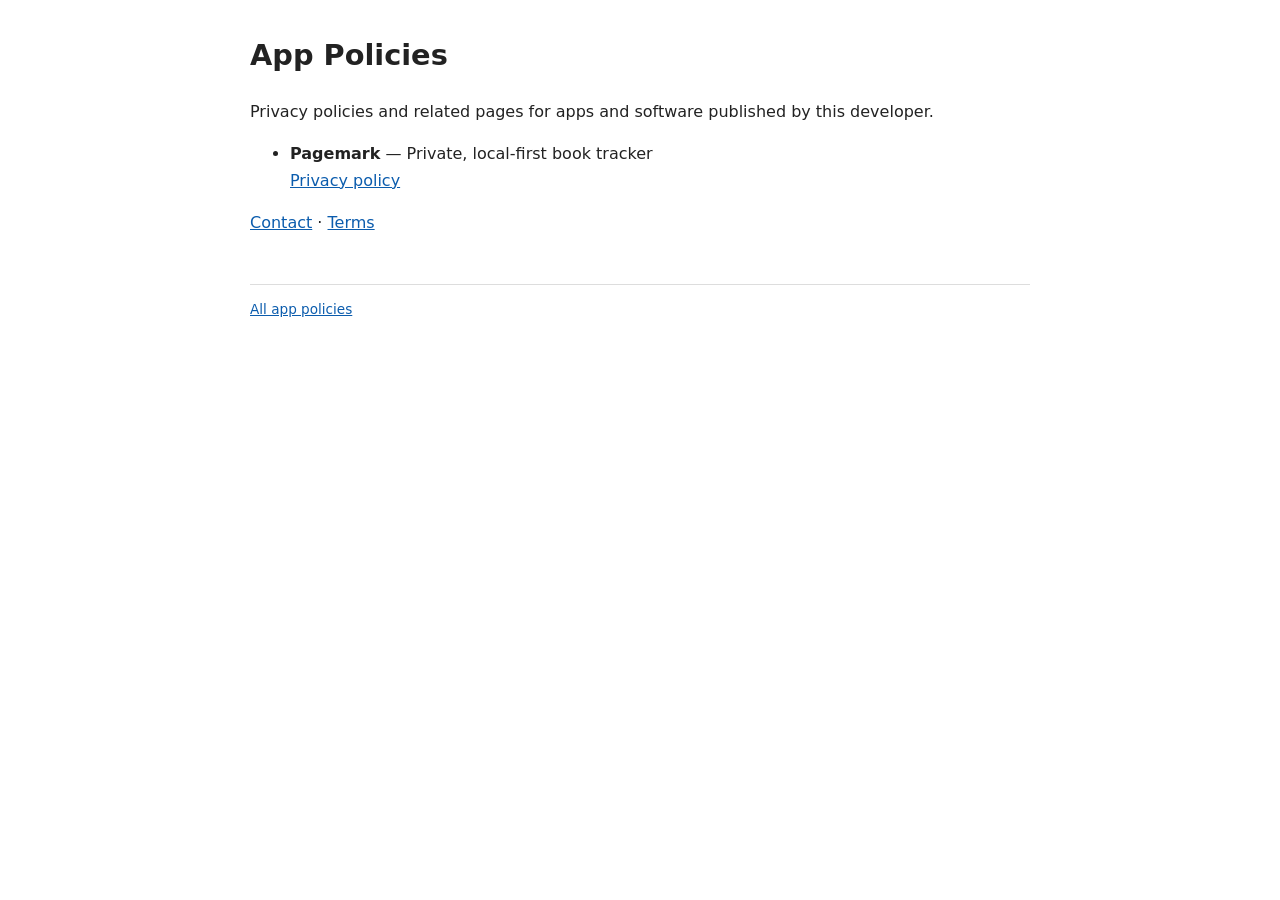
<file: index.html>
<!doctype html>
<html lang="en">
<head>
<meta charset="utf-8">
<meta name="viewport" content="width=device-width, initial-scale=1">
<title>App Policies</title>
<link rel="stylesheet" href="assets/style.css">
</head>
<body>
<h1>App Policies</h1>
<p>Privacy policies and related pages for apps and software published by this developer.</p>
<ul>
<li><strong>Pagemark</strong> &mdash; Private, local-first book tracker <br><a href="pagemark/">Privacy policy</a></li>
</ul>
<p><a href="contact/">Contact</a> &middot; <a href="terms/">Terms</a></p>
<footer><a href="./">All app policies</a></footer>
</body>
</html>
</file>
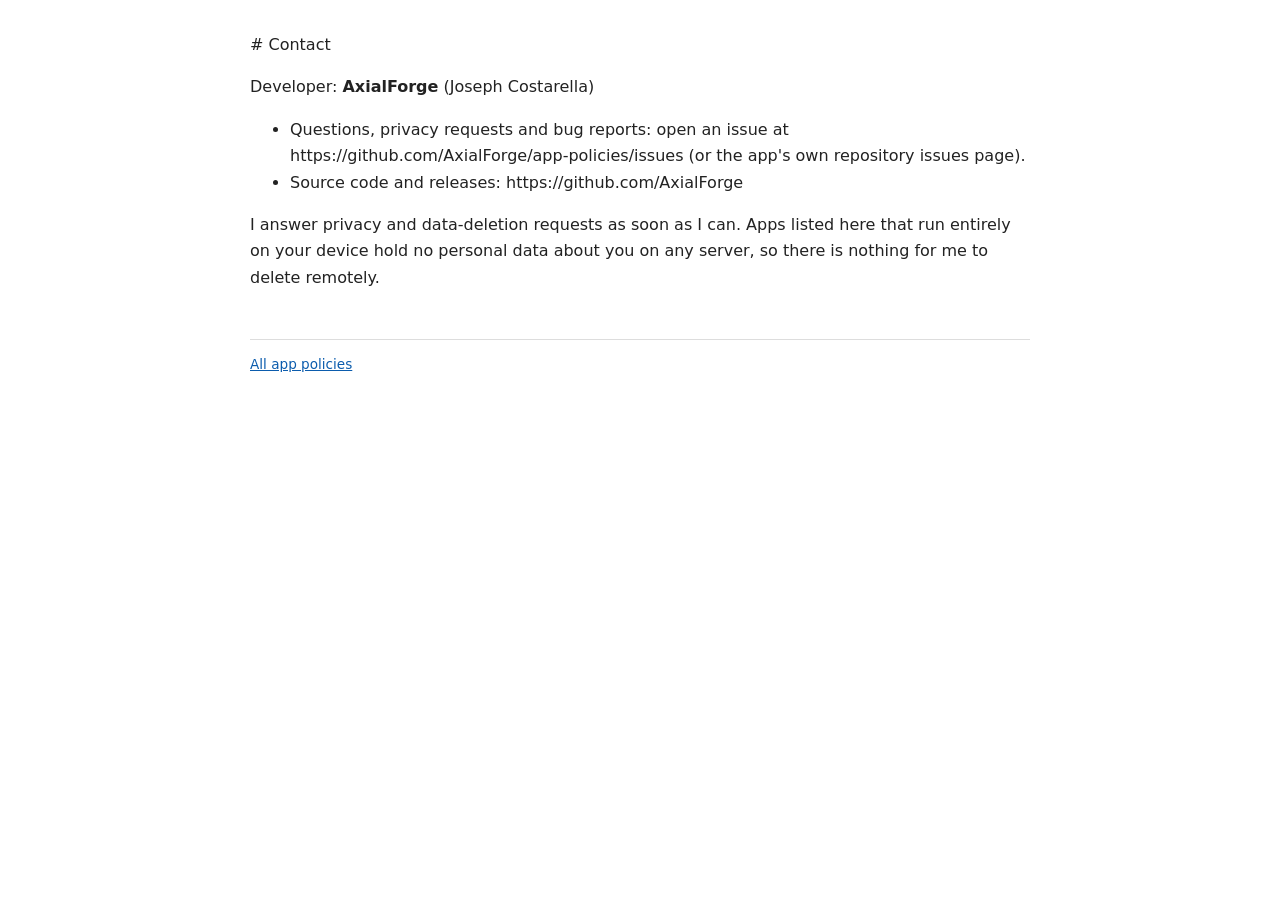
<file: contact/index.html>
<!doctype html>
<html lang="en">
<head>
<meta charset="utf-8">
<meta name="viewport" content="width=device-width, initial-scale=1">
<title>Contact</title>
<link rel="stylesheet" href="../assets/style.css">
</head>
<body>
<p>﻿# Contact</p>
<p>Developer: <strong>AxialForge</strong> (Joseph Costarella)</p>
<ul>
<li>Questions, privacy requests and bug reports: open an issue at https://github.com/AxialForge/app-policies/issues (or the app's own repository issues page).</li>
<li>Source code and releases: https://github.com/AxialForge</li>
</ul>
<p>I answer privacy and data-deletion requests as soon as I can. Apps listed here that run entirely on your device hold no personal data about you on any server, so there is nothing for me to delete remotely.</p>
<footer><a href="../">All app policies</a></footer>
</body>
</html>
</file>
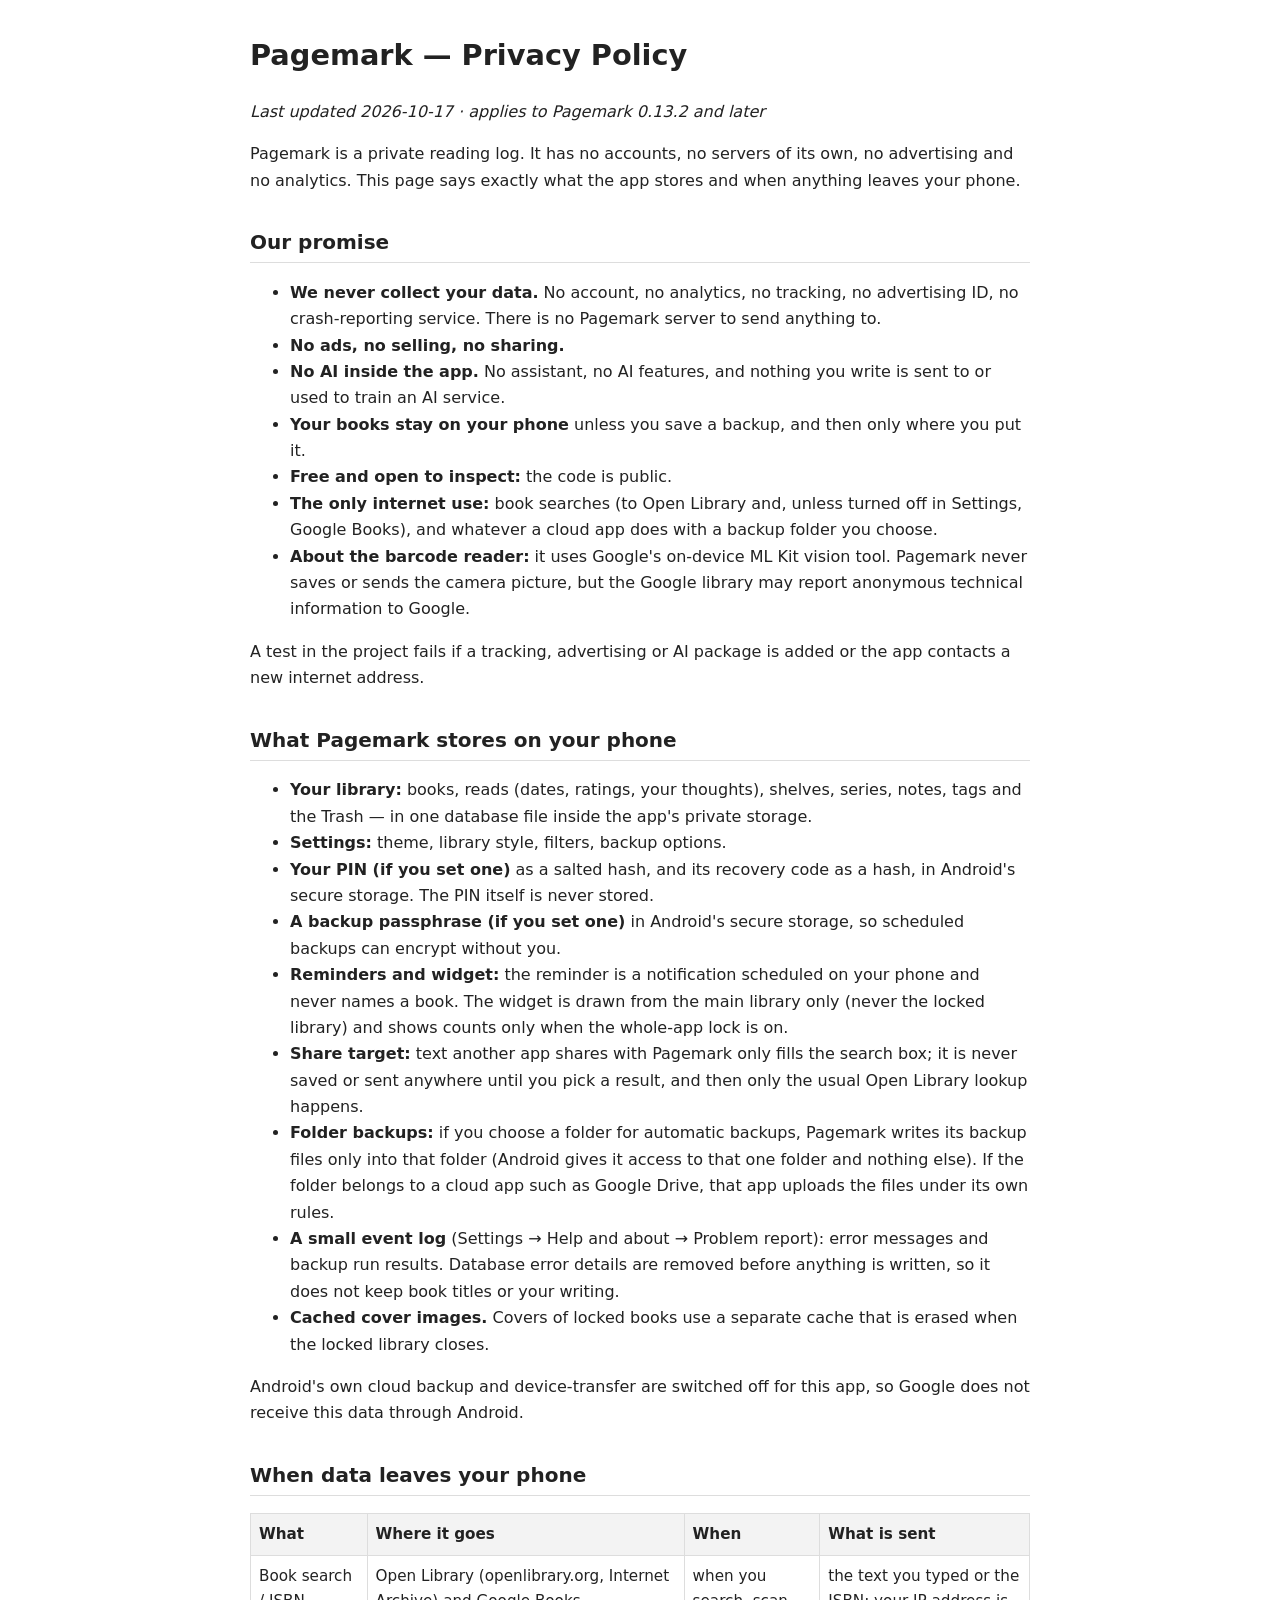
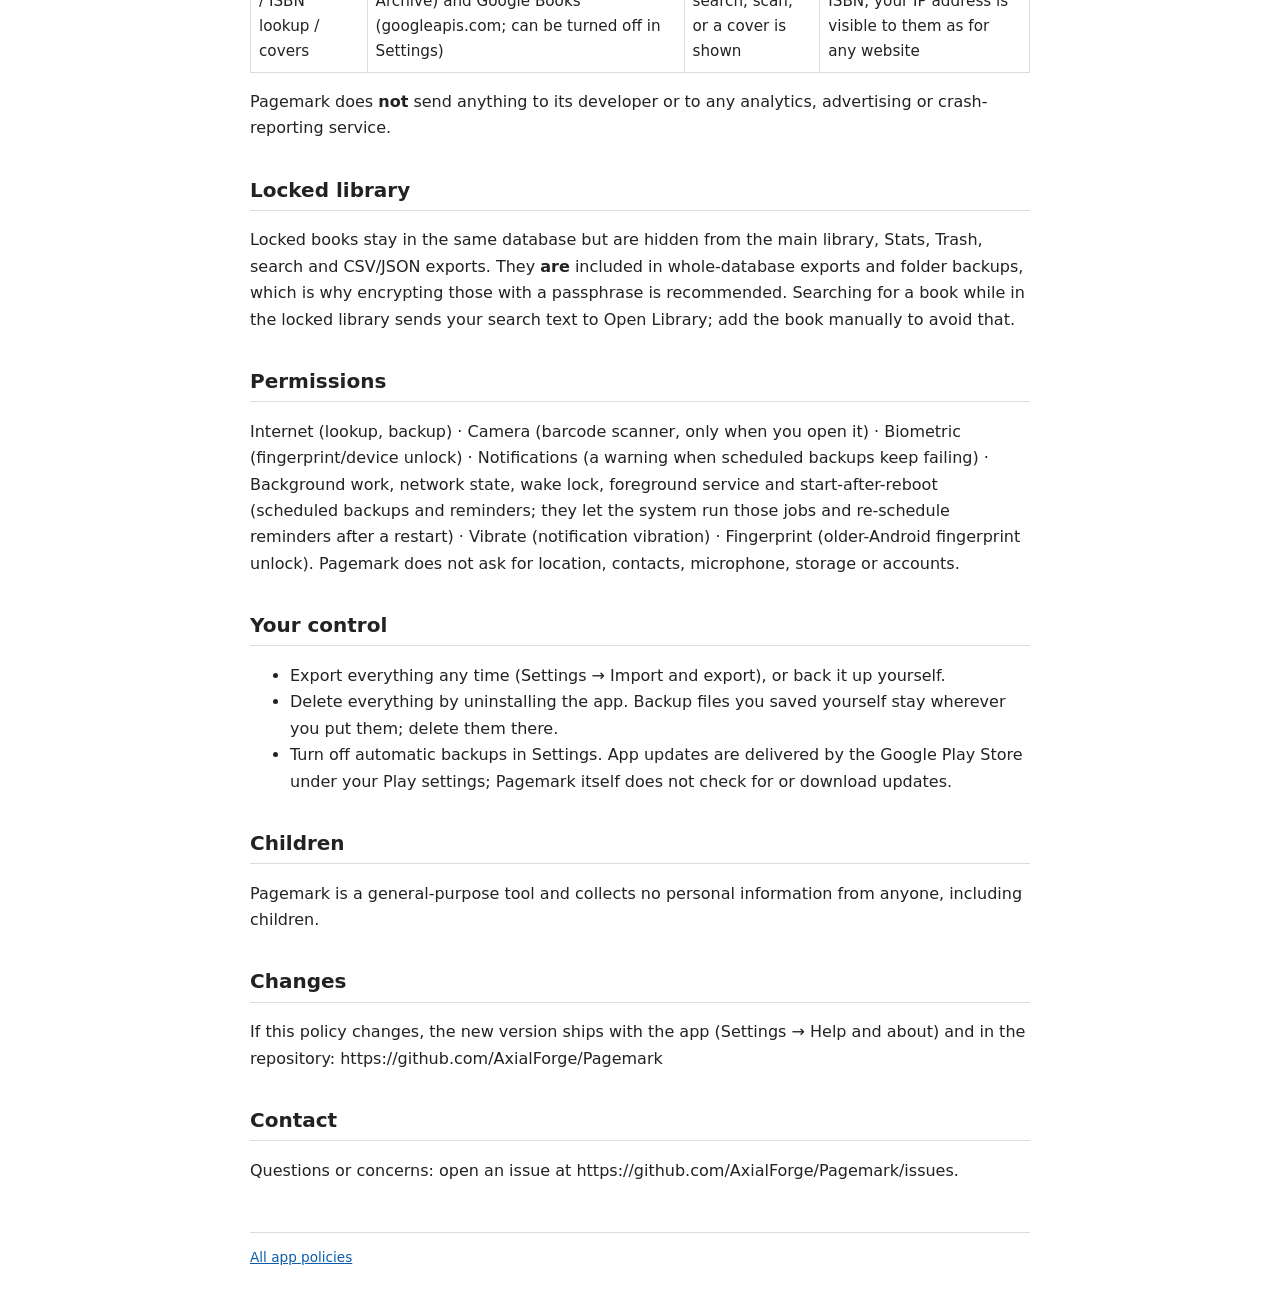
<file: pagemark/index.html>
<!doctype html>
<html lang="en">
<head>
<meta charset="utf-8">
<meta name="viewport" content="width=device-width, initial-scale=1">
<title>Pagemark — Privacy Policy</title>
<link rel="stylesheet" href="../assets/style.css">
</head>
<body>
<h1>Pagemark — Privacy Policy</h1>
<p><em>Last updated 2026-10-17 · applies to Pagemark 0.13.2 and later</em></p>
<p>Pagemark is a private reading log. It has no accounts, no servers of its own, no advertising and no analytics. This page says exactly what the app stores and when anything leaves your phone.</p>
<h2>Our promise</h2>
<ul>
<li><strong>We never collect your data.</strong> No account, no analytics, no tracking, no advertising ID, no crash-reporting service. There is no Pagemark server to send anything to.</li>
<li><strong>No ads, no selling, no sharing.</strong></li>
<li><strong>No AI inside the app.</strong> No assistant, no AI features, and nothing you write is sent to or used to train an AI service.</li>
<li><strong>Your books stay on your phone</strong> unless you save a backup, and then only where you put it.</li>
<li><strong>Free and open to inspect:</strong> the code is public.</li>
<li><strong>The only internet use:</strong> book searches (to Open Library and, unless turned off in Settings, Google Books), and whatever a cloud app does with a backup folder you choose.</li>
<li><strong>About the barcode reader:</strong> it uses Google's on-device ML Kit vision tool. Pagemark never saves or sends the camera picture, but the Google library may report anonymous technical information to Google.</li>
</ul>
<p>A test in the project fails if a tracking, advertising or AI package is added or the app contacts a new internet address.</p>
<h2>What Pagemark stores on your phone</h2>
<ul>
<li><strong>Your library:</strong> books, reads (dates, ratings, your thoughts), shelves, series, notes, tags and the Trash — in one database file inside the app's private storage.</li>
<li><strong>Settings:</strong> theme, library style, filters, backup options.</li>
<li><strong>Your PIN (if you set one)</strong> as a salted hash, and its recovery code as a hash, in Android's secure storage. The PIN itself is never stored.</li>
<li><strong>A backup passphrase (if you set one)</strong> in Android's secure storage, so scheduled backups can encrypt without you.</li>
<li><strong>Reminders and widget:</strong> the reminder is a notification scheduled on your phone and never names a book. The widget is drawn from the main library only (never the locked library) and shows counts only when the whole-app lock is on.</li>
<li><strong>Share target:</strong> text another app shares with Pagemark only fills the search box; it is never saved or sent anywhere until you pick a result, and then only the usual Open Library lookup happens.</li>
<li><strong>Folder backups:</strong> if you choose a folder for automatic backups, Pagemark writes its backup files only into that folder (Android gives it access to that one folder and nothing else). If the folder belongs to a cloud app such as Google Drive, that app uploads the files under its own rules.</li>
<li><strong>A small event log</strong> (Settings → Help and about → Problem report): error messages and backup run results. Database error details are removed before anything is written, so it does not keep book titles or your writing.</li>
<li><strong>Cached cover images.</strong> Covers of locked books use a separate cache that is erased when the locked library closes.</li>
</ul>
<p>Android's own cloud backup and device-transfer are switched off for this app, so Google does not receive this data through Android.</p>
<h2>When data leaves your phone</h2>
<table>
<thead>
<tr>
<th>What</th>
<th>Where it goes</th>
<th>When</th>
<th>What is sent</th>
</tr>
</thead>
<tbody>
<tr>
<td>Book search / ISBN lookup / covers</td>
<td>Open Library (openlibrary.org, Internet Archive) and Google Books (googleapis.com; can be turned off in Settings)</td>
<td>when you search, scan, or a cover is shown</td>
<td>the text you typed or the ISBN; your IP address is visible to them as for any website</td>
</tr>
</tbody>
</table>
<p>Pagemark does <strong>not</strong> send anything to its developer or to any analytics, advertising or crash-reporting service.</p>
<h2>Locked library</h2>
<p>Locked books stay in the same database but are hidden from the main library, Stats, Trash, search and CSV/JSON exports. They <strong>are</strong> included in whole-database exports and folder backups, which is why encrypting those with a passphrase is recommended. Searching for a book while in the locked library sends your search text to Open Library; add the book manually to avoid that.</p>
<h2>Permissions</h2>
<p>Internet (lookup, backup) · Camera (barcode scanner, only when you open it) · Biometric (fingerprint/device unlock) · Notifications (a warning when scheduled backups keep failing) · Background work, network state, wake lock, foreground service and start-after-reboot (scheduled backups and reminders; they let the system run those jobs and re-schedule reminders after a restart) · Vibrate (notification vibration) · Fingerprint (older-Android fingerprint unlock). Pagemark does not ask for location, contacts, microphone, storage or accounts.</p>
<h2>Your control</h2>
<ul>
<li>Export everything any time (Settings → Import and export), or back it up yourself.</li>
<li>Delete everything by uninstalling the app. Backup files you saved yourself stay wherever you put them; delete them there.</li>
<li>Turn off automatic backups in Settings. App updates are delivered by the Google Play Store under your Play settings; Pagemark itself does not check for or download updates.</li>
</ul>
<h2>Children</h2>
<p>Pagemark is a general-purpose tool and collects no personal information from anyone, including children.</p>
<h2>Changes</h2>
<p>If this policy changes, the new version ships with the app (Settings → Help and about) and in the repository: https://github.com/AxialForge/Pagemark</p>
<h2>Contact</h2>
<p>Questions or concerns: open an issue at https://github.com/AxialForge/Pagemark/issues.</p>
<footer><a href="../">All app policies</a></footer>
</body>
</html>
</file>
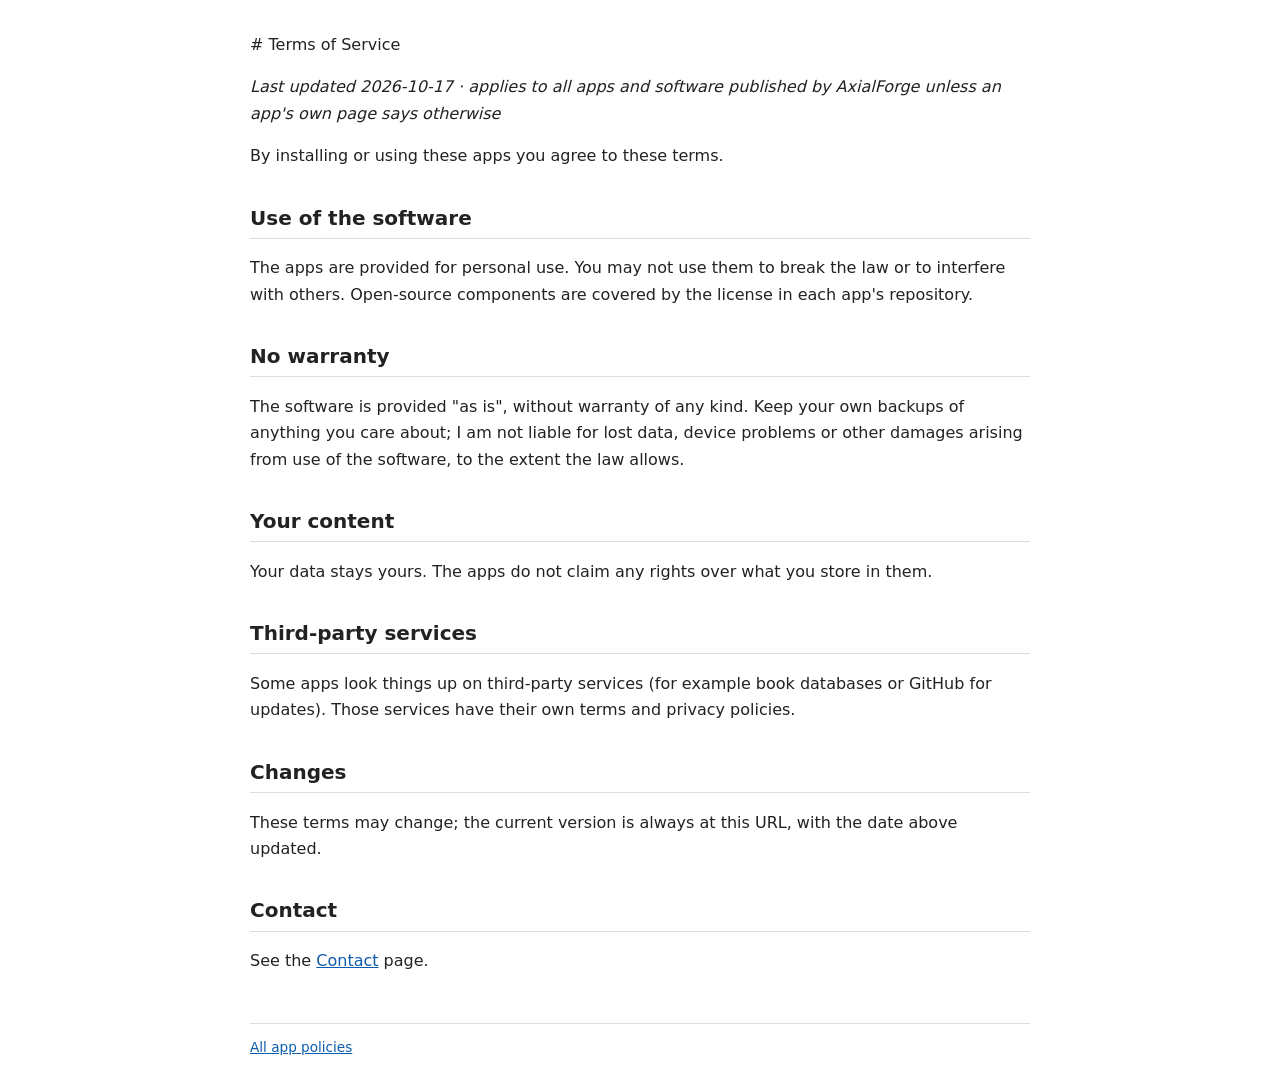
<file: terms/index.html>
<!doctype html>
<html lang="en">
<head>
<meta charset="utf-8">
<meta name="viewport" content="width=device-width, initial-scale=1">
<title>Terms</title>
<link rel="stylesheet" href="../assets/style.css">
</head>
<body>
<p>﻿# Terms of Service</p>
<p><em>Last updated 2026-10-17 · applies to all apps and software published by AxialForge unless an app's own page says otherwise</em></p>
<p>By installing or using these apps you agree to these terms.</p>
<h2>Use of the software</h2>
<p>The apps are provided for personal use. You may not use them to break the law or to interfere with others. Open-source components are covered by the license in each app's repository.</p>
<h2>No warranty</h2>
<p>The software is provided "as is", without warranty of any kind. Keep your own backups of anything you care about; I am not liable for lost data, device problems or other damages arising from use of the software, to the extent the law allows.</p>
<h2>Your content</h2>
<p>Your data stays yours. The apps do not claim any rights over what you store in them.</p>
<h2>Third-party services</h2>
<p>Some apps look things up on third-party services (for example book databases or GitHub for updates). Those services have their own terms and privacy policies.</p>
<h2>Changes</h2>
<p>These terms may change; the current version is always at this URL, with the date above updated.</p>
<h2>Contact</h2>
<p>See the <a href="../contact/">Contact</a> page.</p>
<footer><a href="../">All app policies</a></footer>
</body>
</html>
</file>
<file: assets/style.css>
:root { --fg:#222; --bg:#fff; --muted:#555; --line:#ddd; --accent:#0b5cad; --head:#f3f3f3; }
@media (prefers-color-scheme: dark) { :root { --fg:#e6e6e6; --bg:#16181b; --muted:#a0a0a0; --line:#33373d; --accent:#6db3ff; --head:#22262b; } }
body { font-family: system-ui,-apple-system,"Segoe UI",sans-serif; max-width:780px; margin:2rem auto; padding:0 1rem; line-height:1.65; color:var(--fg); background:var(--bg); }
h1 { font-size:1.8rem; } h2 { font-size:1.25rem; margin-top:2rem; border-bottom:1px solid var(--line); padding-bottom:.2rem; }
table { border-collapse:collapse; width:100%; margin:1rem 0; }
th,td { border:1px solid var(--line); padding:.5rem; text-align:left; vertical-align:top; font-size:.95rem; }
th { background:var(--head); } a { color:var(--accent); }
nav.crumbs { font-size:.9rem; color:var(--muted); margin-bottom:1rem; }
footer { margin-top:3rem; font-size:.85rem; color:var(--muted); border-top:1px solid var(--line); padding-top:.8rem; }
</file>
